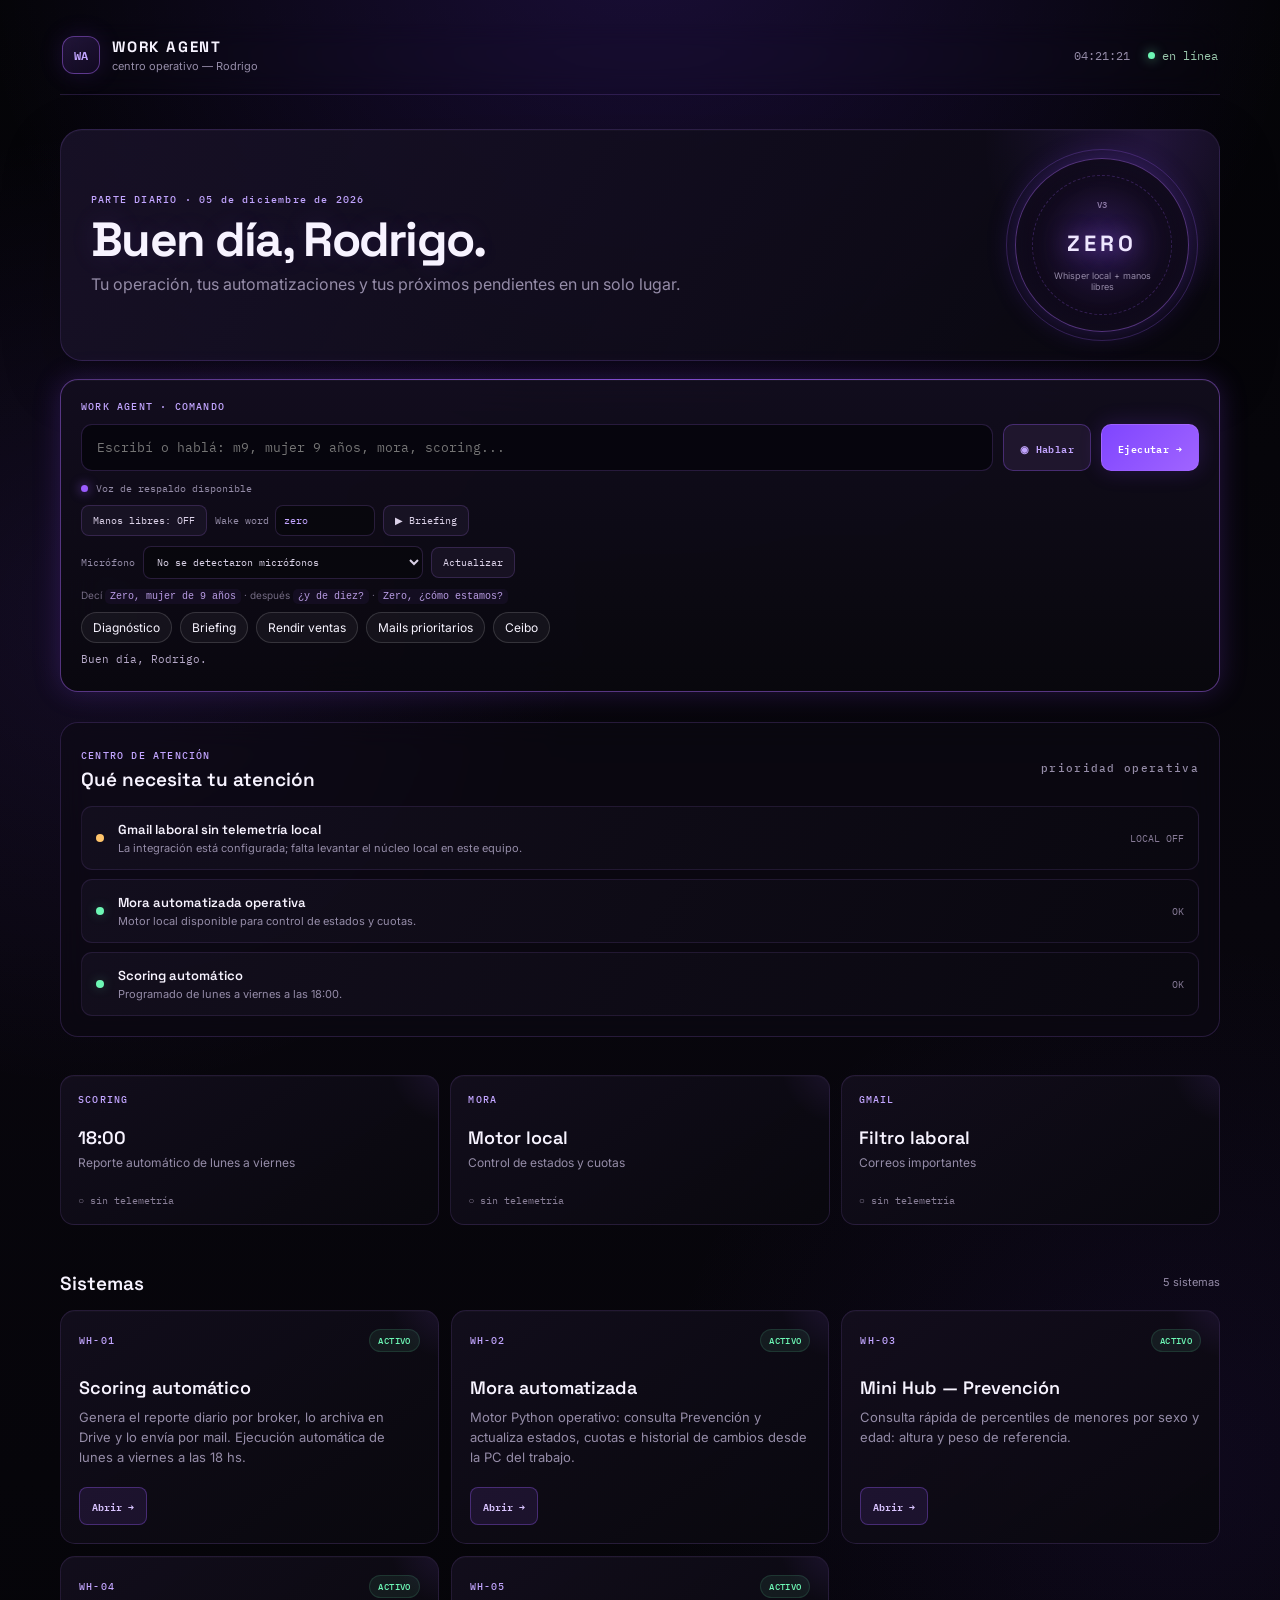
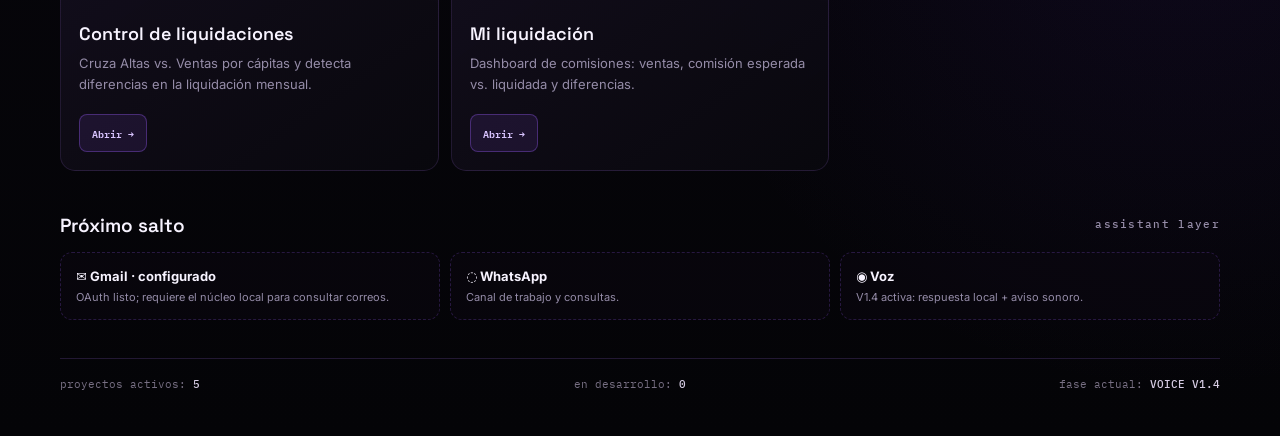
<file: index.html>
<!DOCTYPE html>
<html lang="es">
<head>
<meta charset="UTF-8"><meta name="viewport" content="width=device-width, initial-scale=1.0">
<meta name="description" content="Work Agent — centro operativo de Rodrigo"><title>Work Agent</title>
<link rel="preconnect" href="https://fonts.googleapis.com"><link rel="preconnect" href="https://fonts.gstatic.com" crossorigin>
<link href="https://fonts.googleapis.com/css2?family=Space+Grotesk:wght@500;600;700&family=IBM+Plex+Mono:wght@400;500&family=Inter:wght@400;500;600&display=swap" rel="stylesheet"><link rel="stylesheet" href="styles.css?v=20260814-0115">
</head><body><div class="deck">
<header class="masthead"><div class="masthead-left"><span class="mark">WA</span><div><div class="brand">WORK AGENT</div><div class="brand-sub">centro operativo — Rodrigo</div></div></div><div class="masthead-right"><span class="clock" id="clock">--:--:--</span><span class="pulse"><i></i>en línea</span></div></header>
<section class="assistant-hero"><div><div class="parte-label">PARTE DIARIO · <span id="today"></span></div><h1 id="greeting">Buen día, Rodrigo.</h1><p>Tu operación, tus automatizaciones y tus próximos pendientes en un solo lugar.</p></div><div class="assistant-badge"><span>V3</span><strong>ZERO</strong><small>Whisper local + manos libres</small></div></section>
<section class="command-center"><div class="command-label">WORK AGENT · COMANDO</div><div class="command-row"><input id="command-input" type="text" autocomplete="off" placeholder="Escribí o hablá: m9, mujer 9 años, mora, scoring..."><button id="voice-run" class="voice-run" type="button">◉ Hablar</button><button id="command-run" type="button">Ejecutar →</button></div><div class="voice-state"><span id="voice-dot"></span><span id="voice-label">Cargando Whisper local…</span></div><div class="assistant-controls"><button id="handsfree-toggle" type="button">Manos libres: OFF</button><label>Wake word <input id="wake-word" value="zero" maxlength="20"></label><button id="briefing-run" type="button">▶ Briefing</button></div><div class="mic-picker"><span>Micrófono</span><select id="mic-select"><option value="">Detectando entradas…</option></select><button id="mic-refresh" type="button">Actualizar</button></div><div class="command-hints">Decí <code>Zero, mujer de 9 años</code> · después <code>¿y de diez?</code> · <code>Zero, ¿cómo estamos?</code></div><div id="command-feedback" class="command-feedback"></div></section>
<section class="attention block"><div class="block-head"><div><span class="attention-eyebrow">CENTRO DE ATENCIÓN</span><h2>Qué necesita tu atención</h2></div><span class="block-sub">prioridad operativa</span></div><div id="attention-list" class="attention-list"></div></section>
<section class="daily-grid three"><article class="daily-card" id="status-scoring"><span class="daily-kicker">SCORING</span><strong>18:00</strong><p>Reporte automático de lunes a viernes</p><span class="mini-status">○ sin telemetría</span></article><article class="daily-card" id="status-mora"><span class="daily-kicker">MORA</span><strong>Motor local</strong><p>Control de estados y cuotas</p><span class="mini-status">○ sin telemetría</span></article><article class="daily-card" id="status-gmail"><span class="daily-kicker">GMAIL</span><strong>Filtro laboral</strong><p>Correos importantes</p><span class="mini-status">○ sin telemetría</span></article></section>
<section class="block"><div class="block-head"><h2>Sistemas</h2><span class="block-count" id="project-count"></span></div><div class="grid" id="projects"></div></section>
<section class="block"><div class="block-head"><h2>Próximo salto</h2><span class="block-sub">assistant layer</span></div><div class="future-row" id="future"></div></section>
<footer class="statusbar" id="statusbar"></footer></div>
<script src="app.js?v=20260814-0115"></script><script src="voice-brain.js?v=20260814-0115"></script><script src="parser-fix.js?v=20260814-0115"></script><script src="assistant-status.js?v=20260814-0115"></script><script src="transcription-local.js?v=20260814-0115"></script><script src="voice-core-guard.js?v=20260814-0115"></script><script src="voice-tolerance.js?v=20260814-0115"></script><script src="conversation-bridge.js?v=20260814-0115"></script><script src="voice-natural.js?v=20260814-0115"></script><script src="access-registry.js?v=20260814-0115"></script><script src="startup-briefing.js?v=20260814-0115"></script><script src="zero-memory.js?v=20260814-0115"></script><script src="zero-tools.js?v=20260814-0115"></script><script src="cognitive-policy.js?v=20260814-0115"></script><script src="cognitive-autonomy.js?v=20260814-0115"></script><script src="cognitive-planner.js?v=20260814-0115"></script><script src="cognitive-clarifier.js?v=20260814-0115"></script><script src="cognitive-router.js?v=20260814-0115"></script><script src="cognitive-state.js?v=20260814-0115"></script><script src="cognitive-state-observer.js?v=20260814-0115"></script><script src="demo-readiness.js?v=20260814-0115"></script><script src="zero-diagnostics.js?v=20260814-0115"></script><script src="zero-capabilities.js?v=20260814-0115"></script><script src="cognitive-conversation-v2.js?v=20260814-0115"></script><script src="zero-action-guard.js?v=20260814-0115"></script>
</body></html>
</file>
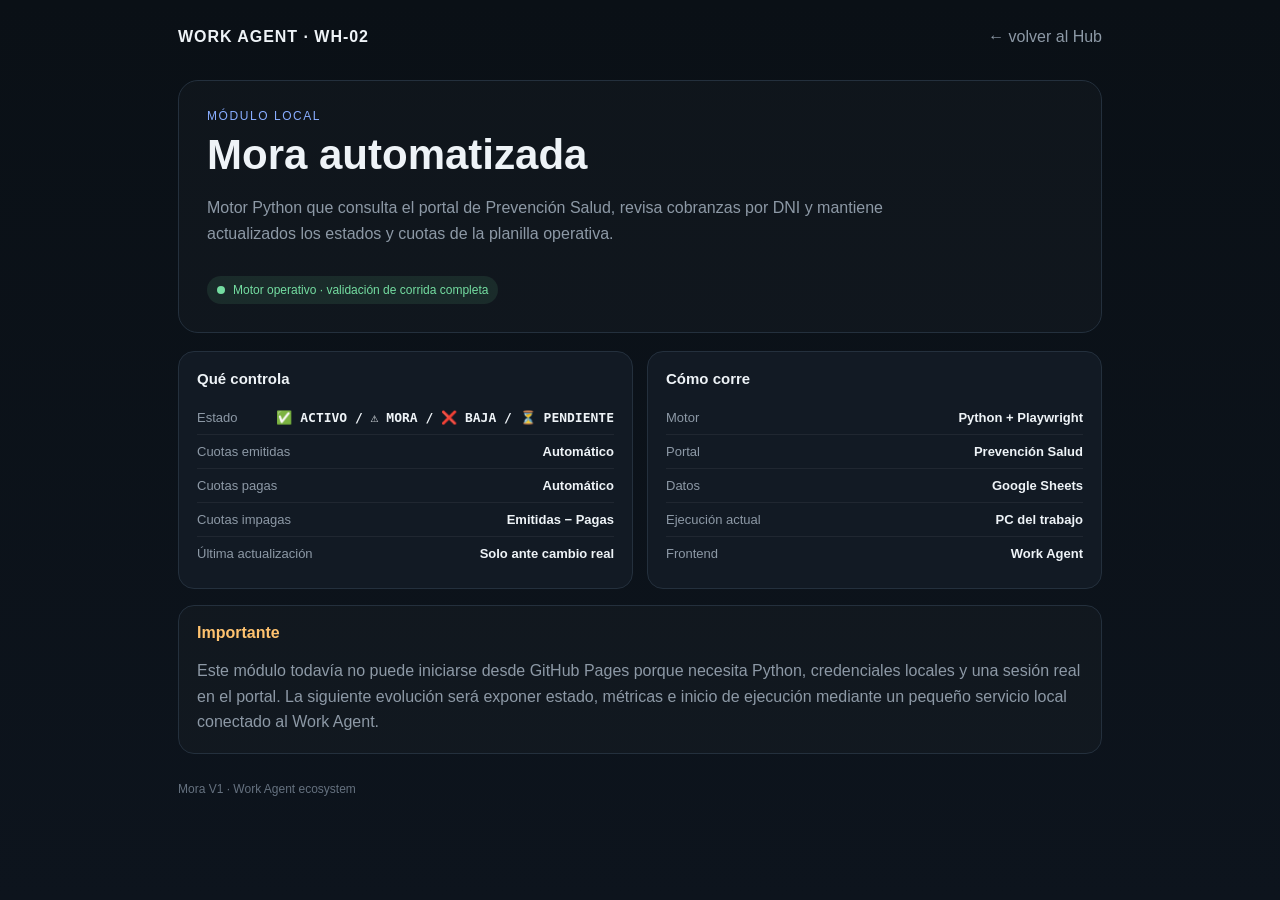
<file: mora.html>
<!DOCTYPE html>
<html lang="es">
<head>
  <meta charset="UTF-8" />
  <meta name="viewport" content="width=device-width, initial-scale=1.0" />
  <title>Mora automatizada · Work Agent</title>
  <style>
    :root{--bg:#0b1118;--panel:#121a24;--line:#24303d;--text:#eef3f7;--muted:#8d99a6;--ok:#74dda1;--warn:#ffc36f;--blue:#88adff}
    *{box-sizing:border-box}body{margin:0;background:linear-gradient(180deg,#0a1016,#0d141d);color:var(--text);font-family:Inter,Arial,sans-serif;min-height:100vh}
    .wrap{max-width:980px;margin:auto;padding:28px}.top{display:flex;justify-content:space-between;align-items:center;margin-bottom:34px}.brand{font-weight:700;letter-spacing:.06em}.back{color:var(--muted);text-decoration:none}.hero{padding:28px;border:1px solid var(--line);border-radius:20px;background:rgba(255,255,255,.02);margin-bottom:18px}.eyebrow{font-size:12px;color:var(--blue);letter-spacing:.13em}.hero h1{font-size:42px;margin:8px 0 10px}.hero p{color:var(--muted);max-width:720px;line-height:1.6}.status{display:inline-flex;align-items:center;gap:8px;margin-top:14px;padding:7px 10px;border-radius:999px;background:rgba(116,221,161,.1);color:var(--ok);font-size:12px}.dot{width:8px;height:8px;border-radius:50%;background:var(--ok)}
    .grid{display:grid;grid-template-columns:repeat(2,1fr);gap:14px}.card{border:1px solid var(--line);border-radius:16px;padding:18px;background:var(--panel)}.card h2{font-size:15px;margin:0 0 14px}.item{display:flex;justify-content:space-between;gap:20px;padding:9px 0;border-top:1px solid rgba(255,255,255,.06);font-size:13px}.item:first-of-type{border-top:0}.item span{color:var(--muted)}.tag{font-family:monospace;color:var(--text)}.note{margin-top:16px;border:1px solid var(--line);border-radius:16px;padding:18px;background:rgba(255,255,255,.02)}.note strong{color:var(--warn)}.note p{color:var(--muted);line-height:1.6;margin-bottom:0}.footer{margin-top:28px;color:#65717f;font-size:12px}
    @media(max-width:700px){.grid{grid-template-columns:1fr}.hero h1{font-size:32px}.top{align-items:flex-start;gap:20px}.wrap{padding:18px}}
  </style>
</head>
<body>
  <div class="wrap">
    <div class="top">
      <div class="brand">WORK AGENT · WH-02</div>
      <a class="back" href="./">← volver al Hub</a>
    </div>

    <section class="hero">
      <div class="eyebrow">MÓDULO LOCAL</div>
      <h1>Mora automatizada</h1>
      <p>Motor Python que consulta el portal de Prevención Salud, revisa cobranzas por DNI y mantiene actualizados los estados y cuotas de la planilla operativa.</p>
      <div class="status"><span class="dot"></span> Motor operativo · validación de corrida completa</div>
    </section>

    <div class="grid">
      <section class="card">
        <h2>Qué controla</h2>
        <div class="item"><span>Estado</span><b class="tag">✅ ACTIVO / ⚠️ MORA / ❌ BAJA / ⏳ PENDIENTE</b></div>
        <div class="item"><span>Cuotas emitidas</span><b>Automático</b></div>
        <div class="item"><span>Cuotas pagas</span><b>Automático</b></div>
        <div class="item"><span>Cuotas impagas</span><b>Emitidas − Pagas</b></div>
        <div class="item"><span>Última actualización</span><b>Solo ante cambio real</b></div>
      </section>

      <section class="card">
        <h2>Cómo corre</h2>
        <div class="item"><span>Motor</span><b>Python + Playwright</b></div>
        <div class="item"><span>Portal</span><b>Prevención Salud</b></div>
        <div class="item"><span>Datos</span><b>Google Sheets</b></div>
        <div class="item"><span>Ejecución actual</span><b>PC del trabajo</b></div>
        <div class="item"><span>Frontend</span><b>Work Agent</b></div>
      </section>
    </div>

    <section class="note">
      <strong>Importante</strong>
      <p>Este módulo todavía no puede iniciarse desde GitHub Pages porque necesita Python, credenciales locales y una sesión real en el portal. La siguiente evolución será exponer estado, métricas e inicio de ejecución mediante un pequeño servicio local conectado al Work Agent.</p>
    </section>

    <div class="footer">Mora V1 · Work Agent ecosystem</div>
  </div>
</body>
</html>
</file>
<file: styles.css>
*{box-sizing:border-box}
:root{--bg:#050509;--bg2:#0a0812;--panel:rgba(17,14,28,.72);--panel-solid:#100d19;--border:rgba(170,115,255,.18);--border-strong:rgba(173,104,255,.45);--ink:#f7f3ff;--muted:#958ca8;--violet:#9b5cff;--violet-2:#6f36ff;--violet-soft:#c2a5ff;--green:#6df7b5;--red:#ff6f9f;--amber:#ffc46b;--glow:0 0 28px rgba(139,75,255,.22)}
html{color-scheme:dark;scroll-behavior:smooth}
body{margin:0;color:var(--ink);font-family:Inter,system-ui,sans-serif;min-height:100vh;background:radial-gradient(circle at 50% -5%,rgba(115,54,255,.20),transparent 30%),radial-gradient(circle at 8% 30%,rgba(132,72,255,.10),transparent 26%),radial-gradient(circle at 92% 72%,rgba(91,43,194,.10),transparent 28%),linear-gradient(180deg,#040407 0%,#08060d 45%,#040407 100%);overflow-x:hidden}
body:before{content:"";position:fixed;inset:0;pointer-events:none;opacity:.20;z-index:-1;background-image:linear-gradient(rgba(255,255,255,.025) 1px,transparent 1px),linear-gradient(90deg,rgba(255,255,255,.025) 1px,transparent 1px);background-size:42px 42px;mask-image:linear-gradient(to bottom,rgba(0,0,0,.7),transparent 90%)}
.deck{width:min(1160px,calc(100% - 40px));margin:auto;padding:24px 0 46px}.masthead,.masthead-left,.masthead-right,.block-head,.statusbar{display:flex;align-items:center}.masthead{justify-content:space-between;padding:12px 2px 20px;border-bottom:1px solid var(--border);backdrop-filter:blur(12px)}.masthead-left{gap:12px}.masthead-right{gap:18px;color:var(--muted);font:12px 'IBM Plex Mono',monospace}.mark{display:grid;place-items:center;width:38px;height:38px;border-radius:12px;border:1px solid var(--border-strong);background:linear-gradient(145deg,rgba(155,92,255,.18),rgba(66,29,116,.18));color:var(--violet-soft);box-shadow:0 0 24px rgba(139,75,255,.15);font:600 12px 'IBM Plex Mono'}.brand{font:700 15px 'Space Grotesk';letter-spacing:.12em}.brand-sub{margin-top:3px;font-size:11px;color:var(--muted)}.pulse{display:flex;gap:7px;align-items:center;color:#9ac7ac}.pulse i{width:7px;height:7px;border-radius:50%;background:var(--green);box-shadow:0 0 12px rgba(109,247,181,.7)}
.assistant-hero{position:relative;margin:34px 0 18px;padding:28px 30px;border:1px solid var(--border);border-radius:22px;background:linear-gradient(120deg,rgba(25,18,41,.88),rgba(9,8,15,.82));display:grid;grid-template-columns:1fr auto;gap:28px;align-items:center;overflow:hidden;box-shadow:inset 0 1px rgba(255,255,255,.025),0 20px 60px rgba(0,0,0,.22)}.assistant-hero:before{content:"";position:absolute;width:360px;height:360px;right:-110px;top:-170px;border-radius:50%;background:radial-gradient(circle,rgba(149,84,255,.17),transparent 65%)}.parte-label,.card-id,.block-sub,.daily-kicker,.command-label,.attention-eyebrow{color:var(--violet-soft);font:500 10px 'IBM Plex Mono';letter-spacing:.12em}.assistant-hero h1{margin:10px 0 8px;font:700 clamp(31px,5vw,48px)/1 'Space Grotesk';letter-spacing:-.035em;text-shadow:0 0 28px rgba(164,105,255,.12)}.assistant-hero p{margin:0;color:var(--muted);line-height:1.6;max-width:690px}.assistant-badge{position:relative;width:174px;height:174px;border:1px solid var(--border-strong);border-radius:50%;display:grid;place-items:center;text-align:center;background:radial-gradient(circle at 50% 50%,rgba(139,75,255,.22),rgba(21,12,36,.86) 46%,rgba(7,6,12,.96) 72%);box-shadow:0 0 28px rgba(123,62,255,.26),inset 0 0 30px rgba(155,92,255,.12)}.assistant-badge:before,.assistant-badge:after{content:"";position:absolute;border-radius:50%;border:1px solid rgba(164,103,255,.24)}.assistant-badge:before{inset:-10px;animation:zeroRing 6s linear infinite}.assistant-badge:after{inset:16px;border-style:dashed;animation:zeroRingReverse 10s linear infinite}.assistant-badge span,.assistant-badge strong,.assistant-badge small{position:absolute;z-index:2}.assistant-badge span{top:40px;color:#8f7ca9;font:500 9px 'IBM Plex Mono'}.assistant-badge strong{top:70px;font:700 22px 'Space Grotesk';letter-spacing:.18em;color:#eee6ff;text-shadow:0 0 20px rgba(173,104,255,.55)}.assistant-badge small{bottom:39px;width:118px;color:#9388a6;font-size:9px;line-height:1.25}@keyframes zeroRing{to{transform:rotate(360deg)}}@keyframes zeroRingReverse{to{transform:rotate(-360deg)}}
.command-center{position:relative;margin-bottom:30px;padding:20px;border:1px solid var(--border-strong);border-radius:18px;background:linear-gradient(180deg,rgba(19,14,31,.90),rgba(9,8,14,.92));box-shadow:var(--glow),inset 0 1px rgba(255,255,255,.03);backdrop-filter:blur(18px)}.command-center:before{content:"";position:absolute;left:18px;right:18px;top:-1px;height:1px;background:linear-gradient(90deg,transparent,var(--violet),transparent);opacity:.65}.command-row{display:flex;gap:10px;margin-top:11px}.command-row input{flex:1;min-width:0;border:1px solid rgba(153,103,226,.22);border-radius:11px;background:rgba(4,4,9,.70);color:var(--ink);padding:14px 15px;font:13px 'IBM Plex Mono';outline:none;transition:.2s}.command-row input:focus{border-color:var(--violet);box-shadow:0 0 0 3px rgba(155,92,255,.08)}.command-row button{border-radius:10px;padding:0 16px;font:600 10px 'IBM Plex Mono';letter-spacing:.04em;cursor:pointer;transition:.18s}.command-row #command-run{border:1px solid rgba(173,111,255,.48);background:linear-gradient(135deg,#7f45ff,#a064ff);color:white;box-shadow:0 0 22px rgba(130,62,255,.20)}.command-row #command-run:hover{transform:translateY(-1px);box-shadow:0 0 30px rgba(130,62,255,.34)}.voice-run{background:rgba(34,25,49,.86);color:var(--violet-soft);border:1px solid rgba(155,92,255,.32)!important}.voice-run:hover{border-color:var(--violet)!important;box-shadow:0 0 18px rgba(155,92,255,.16)}.voice-run.listening{background:rgba(155,92,255,.18);color:#efe5ff;border-color:var(--violet)!important;box-shadow:0 0 25px rgba(155,92,255,.25)}.voice-run:disabled{opacity:.4;cursor:not-allowed}.voice-state{display:flex;align-items:center;gap:8px;margin-top:11px;color:var(--muted);font:10px 'IBM Plex Mono'}.voice-state #voice-dot{width:7px;height:7px;border-radius:50%;background:var(--violet);box-shadow:0 0 11px rgba(155,92,255,.8)}.voice-state #voice-dot.listening{background:#c492ff;box-shadow:0 0 0 5px rgba(155,92,255,.09),0 0 20px rgba(155,92,255,.8);animation:voicePulse 1s infinite}@keyframes voicePulse{50%{box-shadow:0 0 0 11px rgba(155,92,255,.02),0 0 24px rgba(155,92,255,.95)}}.assistant-controls,.mic-picker{display:flex;align-items:center;gap:8px;margin-top:10px;color:var(--muted);font:10px 'IBM Plex Mono'}.assistant-controls button,.mic-picker button{padding:8px 11px;border:1px solid rgba(145,103,203,.24);border-radius:8px;background:rgba(27,21,39,.8);color:#dcd2e9;font:10px 'IBM Plex Mono';cursor:pointer;transition:.18s}.assistant-controls button:hover,.mic-picker button:hover{border-color:var(--violet);color:white}.assistant-controls button.active{border-color:var(--violet);background:rgba(155,92,255,.13);color:#e7d8ff;box-shadow:0 0 15px rgba(155,92,255,.13)}.assistant-controls label{display:flex;align-items:center;gap:6px}.assistant-controls input{width:100px;padding:8px;border:1px solid rgba(145,103,203,.24);border-radius:8px;background:#08070d;color:var(--violet-soft);font:10px 'IBM Plex Mono';outline:none}.mic-picker select{min-width:280px;max-width:100%;padding:8px 9px;border:1px solid rgba(145,103,203,.24);border-radius:8px;background:#08070d;color:#d8d0e5;font:10px 'IBM Plex Mono';outline:none}.command-hints{margin-top:10px;color:#736a82;font-size:10px}.command-hints code{color:#b99ce4;background:rgba(155,92,255,.06);padding:2px 5px;border-radius:5px}.command-feedback{min-height:19px;margin-top:9px;color:#b6a9c8;font:11px 'IBM Plex Mono'}.command-feedback.error{color:#ff8aaf}
.block{margin-bottom:38px}.block-head{justify-content:space-between;margin-bottom:14px}.block-head h2{margin:4px 0 0;font:600 19px 'Space Grotesk'}.block-count,.block-sub{font-size:11px;color:var(--muted)}.attention{padding:20px;border:1px solid var(--border);border-radius:18px;background:rgba(13,10,20,.58);backdrop-filter:blur(14px)}.attention-list{display:grid;gap:9px}.attention-item{display:grid;grid-template-columns:10px 1fr auto;gap:12px;align-items:center;padding:14px;border:1px solid rgba(153,105,220,.14);border-radius:11px;background:linear-gradient(120deg,rgba(21,16,31,.88),rgba(11,9,17,.88));transition:.18s}.attention-item:hover{border-color:rgba(155,92,255,.32);transform:translateY(-1px)}.attention-dot{width:8px;height:8px;border-radius:50%;background:var(--muted)}.attention-item.high .attention-dot{background:var(--red);box-shadow:0 0 12px rgba(255,111,159,.38)}.attention-item.medium .attention-dot{background:var(--amber)}.attention-item.ok .attention-dot{background:var(--green);box-shadow:0 0 12px rgba(109,247,181,.28)}.attention-copy strong{display:block;font:600 13px 'Space Grotesk'}.attention-copy span{display:block;margin-top:3px;color:var(--muted);font-size:11px}.attention-tag{font:10px 'IBM Plex Mono';color:#877b97}
.daily-grid{display:grid;grid-template-columns:repeat(4,1fr);gap:11px;margin-bottom:42px}.daily-grid.three{grid-template-columns:repeat(3,1fr)}.daily-card,.card{position:relative;background:linear-gradient(145deg,rgba(20,15,30,.88),rgba(9,8,14,.94));border:1px solid rgba(153,105,220,.17);box-shadow:inset 0 1px rgba(255,255,255,.02);overflow:hidden}.daily-card:before,.card:before{content:"";position:absolute;width:120px;height:120px;right:-70px;top:-70px;border-radius:50%;background:radial-gradient(circle,rgba(155,92,255,.12),transparent 68%)}.daily-card{min-height:150px;padding:17px;border-radius:14px;display:flex;flex-direction:column;transition:.18s}.daily-card:hover{border-color:rgba(155,92,255,.36);transform:translateY(-2px);box-shadow:0 12px 30px rgba(0,0,0,.22),0 0 20px rgba(120,61,255,.08)}.daily-card strong{margin-top:20px;font:600 18px 'Space Grotesk'}.daily-card p{margin:5px 0 14px;color:var(--muted);font-size:12px;line-height:1.45}.daily-card .mini-status{margin-top:auto;font:10px 'IBM Plex Mono';color:#887e97}.daily-card .mini-status.ok{color:var(--green)}.grid{display:grid;grid-template-columns:repeat(3,1fr);gap:12px}.card{min-height:215px;border-radius:15px;padding:18px;display:flex;flex-direction:column;transition:.2s}.card:hover{border-color:rgba(155,92,255,.42);transform:translateY(-3px);box-shadow:0 18px 38px rgba(0,0,0,.25),0 0 22px rgba(155,92,255,.07)}.card-top{display:flex;align-items:center;justify-content:space-between}.status-tag{padding:5px 8px;border-radius:999px;font:500 9px 'IBM Plex Mono';letter-spacing:.04em}.status-tag.activo{color:var(--green);background:rgba(109,247,181,.07);border:1px solid rgba(109,247,181,.12)}.status-tag.desarrollo{color:var(--violet-soft);background:rgba(155,92,255,.08);border:1px solid rgba(155,92,255,.13)}.status-tag.planificado{color:#8d839a;background:rgba(141,148,163,.06)}.card h3{margin:24px 0 8px;font:600 18px 'Space Grotesk'}.card p{margin:0 0 20px;color:var(--muted);font-size:13px;line-height:1.55}.card-open{margin-top:auto;align-self:flex-start;border:1px solid rgba(155,92,255,.34);border-radius:8px;padding:9px 12px;background:rgba(155,92,255,.11);color:#d9c4ff;font:600 10px 'IBM Plex Mono';cursor:pointer;transition:.18s}.card-open:hover{background:linear-gradient(135deg,#7541e8,#955fff);color:white;box-shadow:0 0 18px rgba(123,68,255,.22)}.future-row{display:grid;grid-template-columns:repeat(3,1fr);gap:10px}.future-item{padding:15px;border:1px dashed rgba(155,92,255,.22);border-radius:12px;background:rgba(15,11,22,.34)}.future-item strong,.future-item span{display:block}.future-item strong{font-size:13px}.future-item span{margin-top:6px;color:var(--muted);font-size:11px}.statusbar{justify-content:space-between;gap:16px;flex-wrap:wrap;border-top:1px solid var(--border);padding-top:18px;color:#776f83;font:11px 'IBM Plex Mono'}.statusbar b{color:#d6cce3;font-weight:500}
@media(max-width:900px){.daily-grid,.daily-grid.three,.grid{grid-template-columns:repeat(2,1fr)}.future-row{grid-template-columns:repeat(2,1fr)}.assistant-badge{width:145px;height:145px}.assistant-badge strong{top:58px;font-size:18px}.assistant-badge span{top:33px}.assistant-badge small{bottom:30px}}
@media(max-width:620px){.deck{width:min(100% - 22px,1160px)}.daily-grid,.daily-grid.three,.grid,.future-row{grid-template-columns:1fr}.masthead{align-items:flex-start}.masthead-right{flex-direction:column;gap:6px;align-items:flex-end}.assistant-hero{margin-top:24px;grid-template-columns:1fr;justify-items:start}.assistant-badge{justify-self:center;margin-top:6px}.command-row{flex-direction:column}.command-row button{padding:12px}.assistant-controls,.mic-picker{align-items:stretch;flex-direction:column}.assistant-controls label{justify-content:space-between}.assistant-controls input{width:140px}.mic-picker select{min-width:0;width:100%}.attention-item{grid-template-columns:10px 1fr}.attention-tag{grid-column:2}}
</file>
